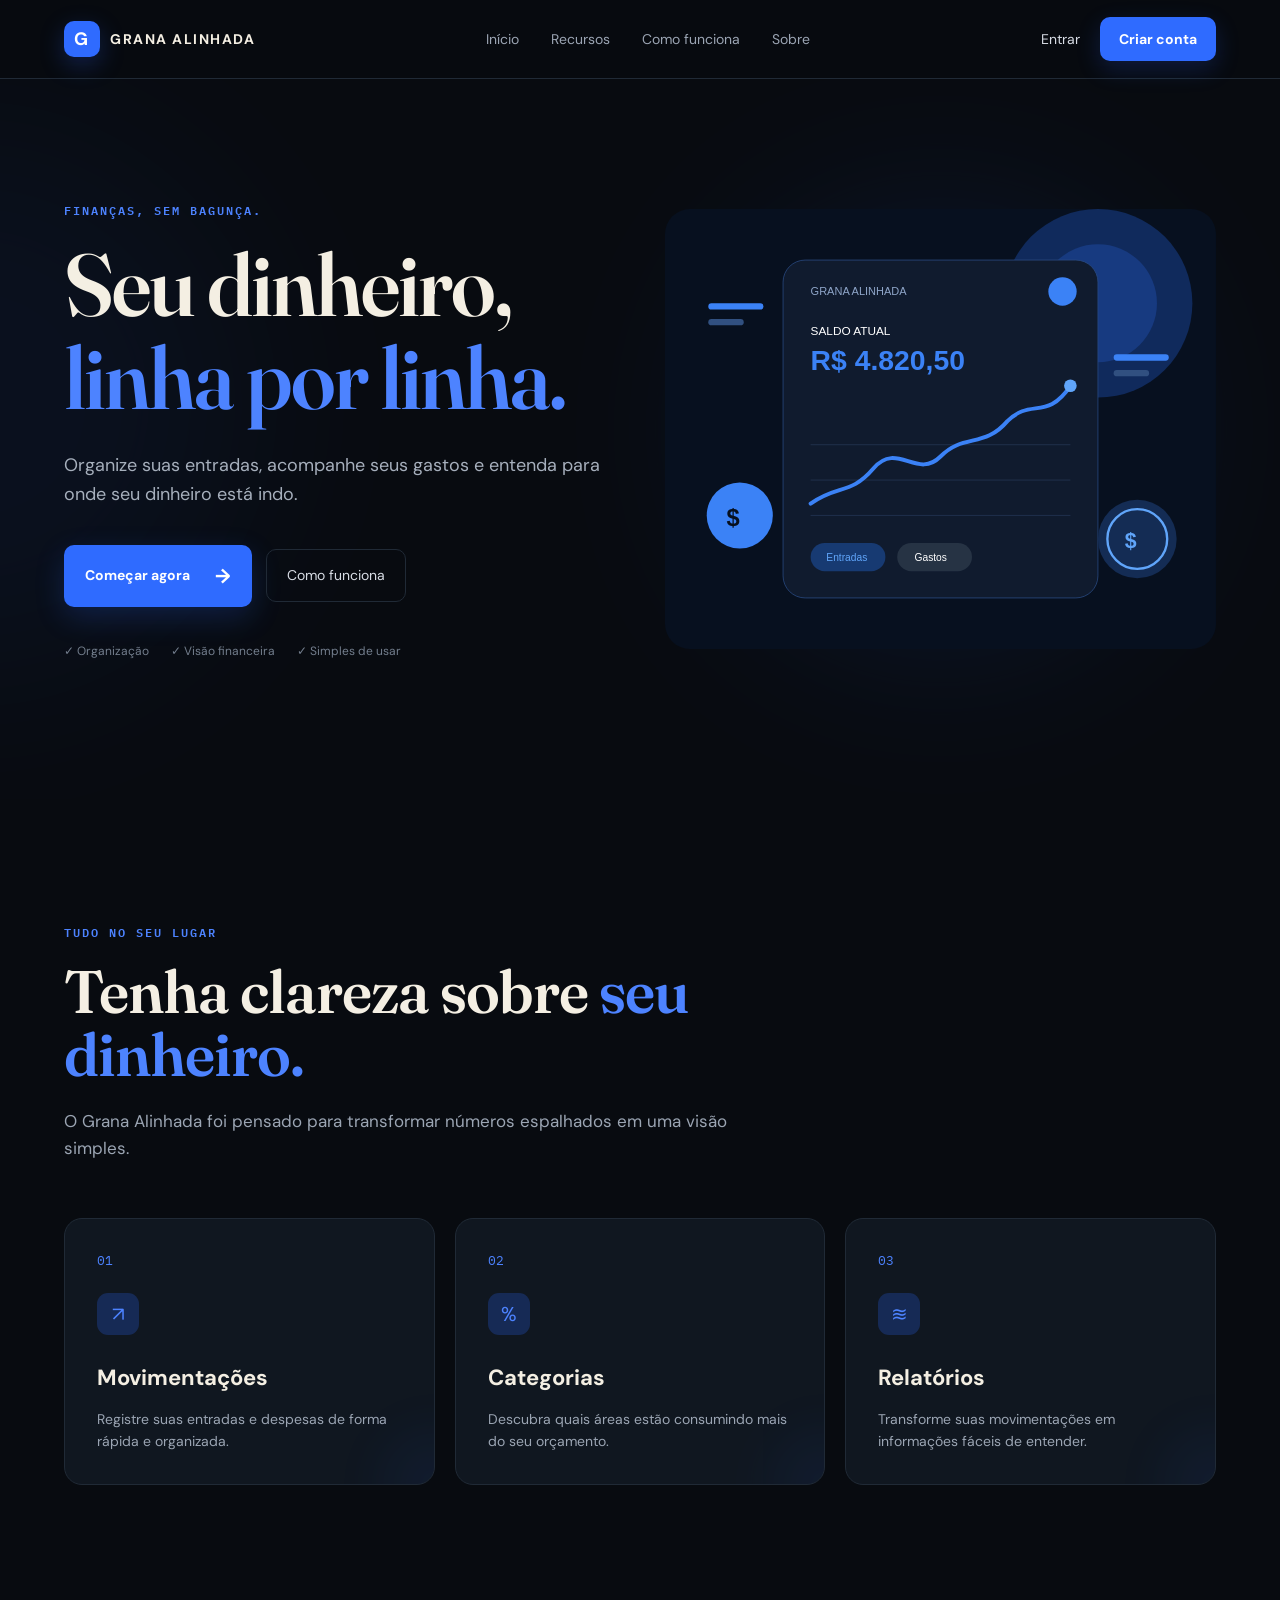
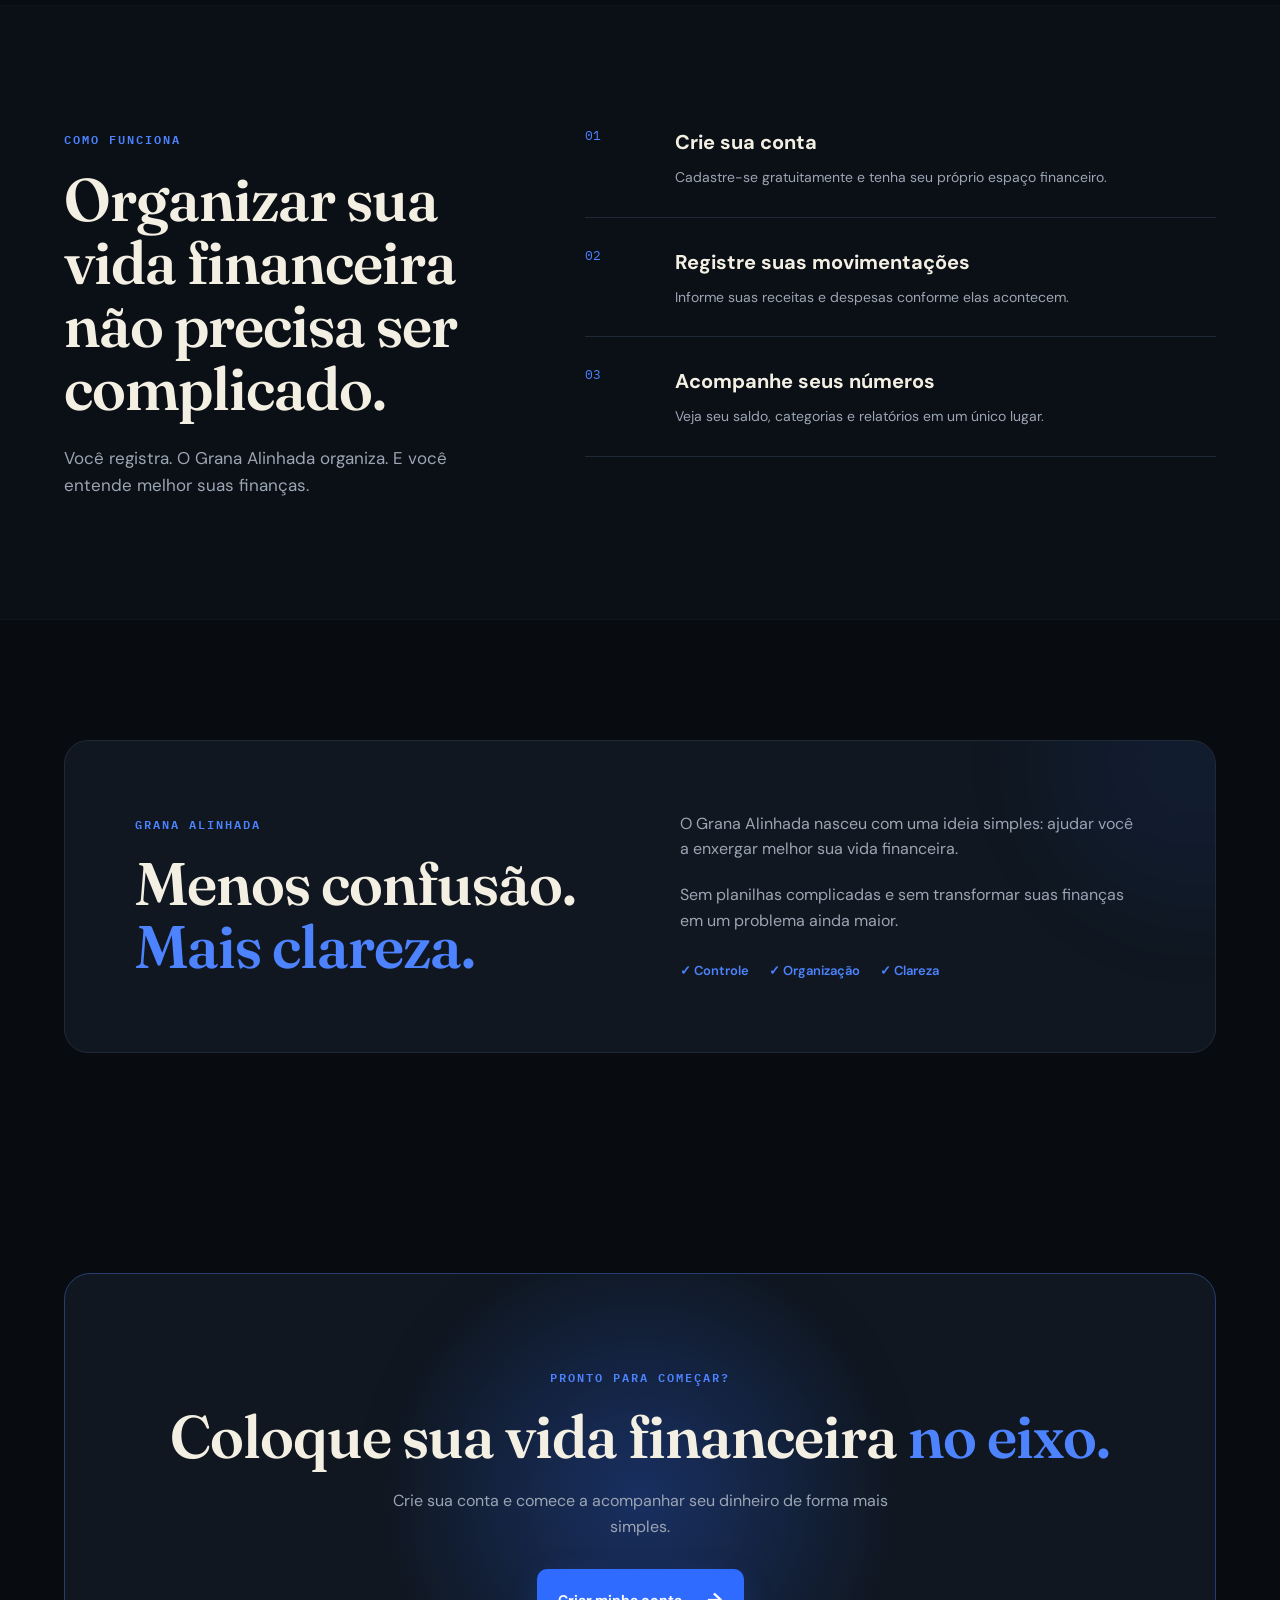
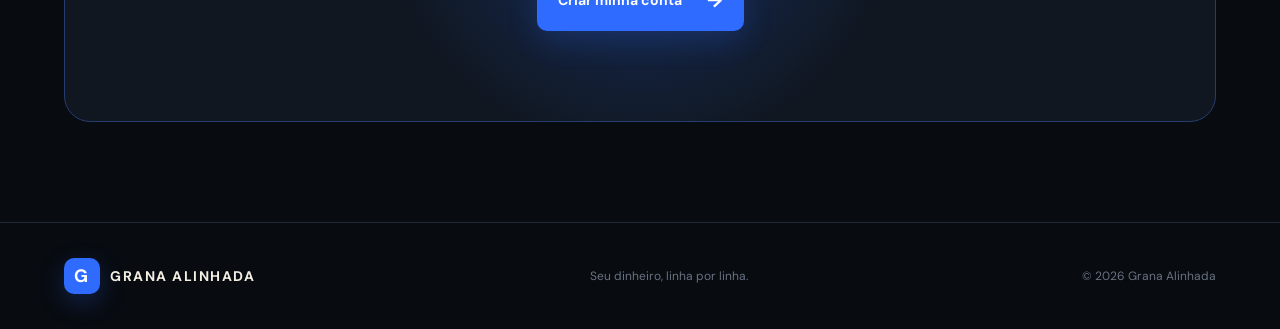
<file: index.html>
<!DOCTYPE html>
<html lang="pt-BR">

<head>
    <meta charset="UTF-8">

    <meta
        name="viewport"
        content="width=device-width, initial-scale=1.0"
    >

    <title>Grana Alinhada — Seu dinheiro, linha por linha.</title>

    <meta
        name="description"
        content="Grana Alinhada: uma forma simples de organizar, acompanhar e entender sua vida financeira."
    >

    <link rel="preconnect" href="https://fonts.googleapis.com">
    <link rel="preconnect" href="https://fonts.gstatic.com" crossorigin>

    <link
        href="https://fonts.googleapis.com/css2?family=DM+Sans:wght@400;500;600;700&family=Fraunces:opsz,wght@9..144,600;9..144,700&family=IBM+Plex+Mono:wght@500;600&display=swap"
        rel="stylesheet"
    >

    <link
        rel="stylesheet"
        href="css/landing.css"
    >
</head>


<body>

    <!-- ==============================
         HEADER
    ============================== -->

    <header class="site-header">

        <div class="container header-content">

            <a
                href="index.html"
                class="brand"
            >
                <span class="brand-mark">
                    G
                </span>

                <span>
                    GRANA ALINHADA
                </span>
            </a>


            <nav class="main-nav">

                <a href="#inicio">
                    Início
                </a>

                <a href="#recursos">
                    Recursos
                </a>

                <a href="#como-funciona">
                    Como funciona
                </a>

                <a href="#sobre">
                    Sobre
                </a>

            </nav>


            <div class="header-actions">

                <a
                    href="login.html"
                    class="login-link"
                >
                    Entrar
                </a>

                <a
                    href="login.html"
                    class="header-button"
                >
                    Criar conta
                </a>

            </div>

        </div>

    </header>



    <!-- ==============================
         CONTEÚDO
    ============================== -->

    <main>


        <!-- ==============================
             HERO
        ============================== -->

        <section
            id="inicio"
            class="hero"
        >

            <div class="container hero-grid">


                <div class="hero-content">

                    <span class="eyebrow">
                        FINANÇAS, SEM BAGUNÇA.
                    </span>


                    <h1>
                        Seu dinheiro,

                        <em>
                            linha por linha.
                        </em>
                    </h1>


                    <p class="hero-description">
                        Organize suas entradas, acompanhe seus gastos
                        e entenda para onde seu dinheiro está indo.
                    </p>


                    <div class="hero-buttons">

                        <a
                            href="login.html"
                            class="primary-button"
                        >
                            Começar agora

                            <span>
                                →
                            </span>
                        </a>


                        <a
                            href="#como-funciona"
                            class="secondary-button"
                        >
                            Como funciona
                        </a>

                    </div>


                    <div class="hero-info">

                        <span>
                            ✓ Organização
                        </span>

                        <span>
                            ✓ Visão financeira
                        </span>

                        <span>
                            ✓ Simples de usar
                        </span>

                    </div>

                </div>



                <div class="hero-image">

                    <div class="image-glow"></div>

                    <img
                        src="img/finance-hero.svg"
                        alt="Ilustração de controle financeiro do Grana Alinhada"
                    >

                </div>

            </div>

        </section>



        <!-- ==============================
             RECURSOS
        ============================== -->

        <section
            id="recursos"
            class="section"
        >

            <div class="container">

                <div class="section-heading">

                    <span class="eyebrow">
                        TUDO NO SEU LUGAR
                    </span>

                    <h2>
                        Tenha clareza sobre
                        <em>seu dinheiro.</em>
                    </h2>

                    <p>
                        O Grana Alinhada foi pensado para transformar
                        números espalhados em uma visão simples.
                    </p>

                </div>



                <div class="features">


                    <article class="feature-card">

                        <div class="feature-number">
                            01
                        </div>

                        <div class="feature-icon">
                            ↗
                        </div>

                        <h3>
                            Movimentações
                        </h3>

                        <p>
                            Registre suas entradas e despesas
                            de forma rápida e organizada.
                        </p>

                    </article>



                    <article class="feature-card">

                        <div class="feature-number">
                            02
                        </div>

                        <div class="feature-icon">
                            %
                        </div>

                        <h3>
                            Categorias
                        </h3>

                        <p>
                            Descubra quais áreas estão consumindo
                            mais do seu orçamento.
                        </p>

                    </article>



                    <article class="feature-card">

                        <div class="feature-number">
                            03
                        </div>

                        <div class="feature-icon">
                            ≋
                        </div>

                        <h3>
                            Relatórios
                        </h3>

                        <p>
                            Transforme suas movimentações em
                            informações fáceis de entender.
                        </p>

                    </article>


                </div>

            </div>

        </section>



        <!-- ==============================
             COMO FUNCIONA
        ============================== -->

        <section
            id="como-funciona"
            class="section how-section"
        >

            <div class="container how-grid">


                <div>

                    <span class="eyebrow">
                        COMO FUNCIONA
                    </span>

                    <h2>
                        Organizar sua vida financeira
                        não precisa ser complicado.
                    </h2>

                    <p>
                        Você registra. O Grana Alinhada organiza.
                        E você entende melhor suas finanças.
                    </p>

                </div>



                <div class="steps">


                    <div class="step">

                        <span>
                            01
                        </span>

                        <div>

                            <h3>
                                Crie sua conta
                            </h3>

                            <p>
                                Cadastre-se gratuitamente e tenha
                                seu próprio espaço financeiro.
                            </p>

                        </div>

                    </div>



                    <div class="step">

                        <span>
                            02
                        </span>

                        <div>

                            <h3>
                                Registre suas movimentações
                            </h3>

                            <p>
                                Informe suas receitas e despesas
                                conforme elas acontecem.
                            </p>

                        </div>

                    </div>



                    <div class="step">

                        <span>
                            03
                        </span>

                        <div>

                            <h3>
                                Acompanhe seus números
                            </h3>

                            <p>
                                Veja seu saldo, categorias e
                                relatórios em um único lugar.
                            </p>

                        </div>

                    </div>


                </div>

            </div>

        </section>



        <!-- ==============================
             SOBRE
        ============================== -->

        <section
            id="sobre"
            class="section about-section"
        >

            <div class="container about-box">


                <div>

                    <span class="eyebrow">
                        GRANA ALINHADA
                    </span>

                    <h2>
                        Menos confusão.
                        <em>Mais clareza.</em>
                    </h2>

                </div>



                <div>

                    <p>
                        O Grana Alinhada nasceu com uma ideia simples:
                        ajudar você a enxergar melhor sua vida financeira.
                    </p>

                    <p>
                        Sem planilhas complicadas e sem transformar
                        suas finanças em um problema ainda maior.
                    </p>

                    <div class="about-points">

                        <span>
                            ✓ Controle
                        </span>

                        <span>
                            ✓ Organização
                        </span>

                        <span>
                            ✓ Clareza
                        </span>

                    </div>

                </div>


            </div>

        </section>



        <!-- ==============================
             CTA
        ============================== -->

        <section class="cta-section">

            <div class="container cta-box">

                <span class="eyebrow">
                    PRONTO PARA COMEÇAR?
                </span>

                <h2>
                    Coloque sua vida financeira
                    <em>no eixo.</em>
                </h2>

                <p>
                    Crie sua conta e comece a acompanhar
                    seu dinheiro de forma mais simples.
                </p>

                <a
                    href="login.html"
                    class="primary-button"
                >
                    Criar minha conta

                    <span>
                        →
                    </span>
                </a>

            </div>

        </section>


    </main>



    <!-- ==============================
         FOOTER
    ============================== -->

    <footer class="site-footer">

        <div class="container footer-content">

            <div class="brand">

                <span class="brand-mark">
                    G
                </span>

                GRANA ALINHADA

            </div>


            <p>
                Seu dinheiro, linha por linha.
            </p>


            <span class="footer-copy">
                © 2026 Grana Alinhada
            </span>

        </div>

    </footer>


</body>

</html>
</file>
<file: css/landing.css>
/* =========================================
   GRANA ALINHADA
   IDENTIDADE: PRETO + AZUL + BEGE
========================================= */


/* =========================================
   RESET
========================================= */

* {
    margin: 0;
    padding: 0;
    box-sizing: border-box;
}


html {
    scroll-behavior: smooth;
}


body {
    background: #080B10;
    color: #F4EFE3;

    font-family: "DM Sans", sans-serif;

    line-height: 1.6;

    overflow-x: hidden;
}


a {
    color: inherit;
    text-decoration: none;
}


button,
input {
    font-family: inherit;
}


.container {
    width: min(1180px, 90%);
    margin: 0 auto;
}


/* =========================================
   CORES
========================================= */

:root {

    --bg: #080B10;

    --bg-soft: #0C1118;

    --card: #101720;

    --card-hover: #131D29;

    --blue: #2F6BFF;

    --blue-light: #4D83FF;

    --blue-soft: #162A55;

    --beige: #F4EFE3;

    --text: #F4EFE3;

    --muted: #9BA5B3;

    --muted-dark: #687281;

    --border: #202A36;

    --border-blue: #284B91;
}


/* =========================================
   HEADER
========================================= */

.site-header {

    position: sticky;

    top: 0;

    z-index: 100;

    background: rgba(8, 11, 16, 0.90);

    backdrop-filter: blur(18px);

    border-bottom: 1px solid var(--border);
}


.header-content {

    min-height: 78px;

    display: flex;

    align-items: center;

    justify-content: space-between;

    gap: 30px;
}


.brand {

    display: flex;

    align-items: center;

    gap: 10px;

    font-size: 14px;

    font-weight: 700;

    letter-spacing: 1.5px;
}


.brand-mark {

    width: 36px;

    height: 36px;

    display: flex;

    align-items: center;

    justify-content: center;

    border-radius: 10px;

    background: var(--blue);

    color: white;

    font-weight: 700;

    font-size: 18px;

    box-shadow: 0 8px 25px rgba(47, 107, 255, 0.25);
}


.main-nav {

    display: flex;

    align-items: center;

    gap: 32px;
}


.main-nav a {

    color: var(--muted);

    font-size: 14px;

    transition: 0.25s ease;
}


.main-nav a:hover {

    color: var(--beige);
}


.header-actions {

    display: flex;

    align-items: center;

    gap: 20px;
}


.login-link {

    font-size: 14px;

    color: #D7DCE4;

    transition: 0.2s ease;
}


.login-link:hover {

    color: var(--blue-light);
}


.header-button {

    background: var(--blue);

    color: white;

    padding: 11px 19px;

    border-radius: 10px;

    font-size: 14px;

    font-weight: 700;

    transition: 0.25s ease;

    box-shadow: 0 8px 25px rgba(47, 107, 255, 0.20);
}


.header-button:hover {

    background: var(--blue-light);

    transform: translateY(-2px);
}


/* =========================================
   TEXTOS
========================================= */

.eyebrow {

    display: inline-block;

    color: var(--blue-light);

    font-family: "IBM Plex Mono", monospace;

    font-size: 12px;

    font-weight: 600;

    letter-spacing: 2px;

    margin-bottom: 18px;
}


h1,
h2 {

    font-family: "Fraunces", serif;

    line-height: 1.05;

    font-weight: 600;
}


h1 {

    font-size: clamp(52px, 7vw, 88px);

    letter-spacing: -2px;
}


h1 em,
h2 em {

    color: var(--blue-light);

    font-style: normal;
}


h2 {

    font-size: clamp(38px, 5vw, 60px);

    letter-spacing: -1px;
}


p {

    color: var(--muted);
}


/* =========================================
   HERO
========================================= */

.hero {

    min-height: 720px;

    display: flex;

    align-items: center;

    padding: 85px 0 105px;

    overflow: hidden;

    position: relative;
}


.hero::before {

    content: "";

    position: absolute;

    width: 550px;

    height: 550px;

    left: -300px;

    top: 50px;

    background: var(--blue);

    opacity: 0.06;

    filter: blur(100px);

    border-radius: 50%;
}


.hero-grid {

    display: grid;

    grid-template-columns: 1fr 1fr;

    align-items: center;

    gap: 50px;
}


.hero-content {

    position: relative;

    z-index: 2;
}


.hero-description {

    max-width: 570px;

    margin-top: 28px;

    font-size: 18px;

    color: #A6AFBC;
}


.hero-buttons {

    display: flex;

    align-items: center;

    gap: 14px;

    margin-top: 36px;
}


.primary-button {

    display: inline-flex;

    align-items: center;

    justify-content: center;

    gap: 25px;

    padding: 15px 21px;

    background: var(--blue);

    color: white;

    border-radius: 10px;

    font-size: 14px;

    font-weight: 700;

    transition: 0.25s ease;

    box-shadow: 0 10px 30px rgba(47, 107, 255, 0.20);
}


.primary-button:hover {

    background: var(--blue-light);

    transform: translateY(-3px);

    box-shadow: 0 14px 35px rgba(47, 107, 255, 0.28);
}


.primary-button span {

    font-size: 20px;
}


.secondary-button {

    padding: 14px 20px;

    border: 1px solid var(--border);

    border-radius: 10px;

    color: #D8DDE5;

    font-size: 14px;

    transition: 0.25s ease;
}


.secondary-button:hover {

    border-color: var(--blue);

    color: white;

    background: rgba(47, 107, 255, 0.05);
}


.hero-info {

    display: flex;

    gap: 22px;

    margin-top: 35px;

    flex-wrap: wrap;
}


.hero-info span {

    color: #737E8D;

    font-size: 12px;
}


.hero-image {

    position: relative;

    display: flex;

    justify-content: center;

    align-items: center;
}


.hero-image img {

    width: 100%;

    max-width: 650px;

    position: relative;

    z-index: 2;

    animation: floatImage 5s ease-in-out infinite;
}


.image-glow {

    position: absolute;

    width: 360px;

    height: 360px;

    background: var(--blue);

    filter: blur(110px);

    opacity: 0.18;

    border-radius: 50%;
}


@keyframes floatImage {

    0%,
    100% {

        transform: translateY(0);

    }

    50% {

        transform: translateY(-10px);

    }

}


/* =========================================
   SEÇÕES
========================================= */

.section {

    padding: 120px 0;
}


.section-heading {

    max-width: 720px;

    margin-bottom: 55px;
}


.section-heading p {

    margin-top: 22px;

    font-size: 17px;
}


/* =========================================
   RECURSOS
========================================= */

.features {

    display: grid;

    grid-template-columns: repeat(3, 1fr);

    gap: 20px;
}


.feature-card {

    padding: 32px;

    background: var(--card);

    border: 1px solid var(--border);

    border-radius: 18px;

    transition: 0.3s ease;

    position: relative;

    overflow: hidden;
}


.feature-card::after {

    content: "";

    position: absolute;

    width: 100px;

    height: 100px;

    right: -50px;

    bottom: -50px;

    background: var(--blue);

    opacity: 0.07;

    filter: blur(30px);

    border-radius: 50%;
}


.feature-card:hover {

    transform: translateY(-6px);

    border-color: var(--border-blue);

    background: var(--card-hover);

    box-shadow: 0 20px 50px rgba(0, 0, 0, 0.20);
}


.feature-number {

    color: var(--blue-light);

    font-family: "IBM Plex Mono", monospace;

    font-size: 13px;

    margin-bottom: 22px;
}


.feature-icon {

    width: 42px;

    height: 42px;

    display: flex;

    align-items: center;

    justify-content: center;

    border-radius: 11px;

    background: var(--blue-soft);

    color: var(--blue-light);

    font-size: 20px;

    margin-bottom: 25px;
}


.feature-card h3 {

    font-size: 22px;

    margin-bottom: 12px;
}


.feature-card p {

    font-size: 14px;
}


/* =========================================
   COMO FUNCIONA
========================================= */

.how-section {

    background: #0B1017;

    border-top: 1px solid rgba(255, 255, 255, 0.02);

    border-bottom: 1px solid rgba(255, 255, 255, 0.02);
}


.how-grid {

    display: grid;

    grid-template-columns: 0.8fr 1.2fr;

    gap: 100px;

    align-items: start;
}


.how-grid > div:first-child p {

    margin-top: 25px;

    font-size: 17px;
}


.steps {

    display: flex;

    flex-direction: column;
}


.step {

    display: grid;

    grid-template-columns: 70px 1fr;

    gap: 20px;

    padding: 28px 0;

    border-bottom: 1px solid var(--border);
}


.step:first-child {

    padding-top: 0;
}


.step > span {

    color: var(--blue-light);

    font-family: "IBM Plex Mono", monospace;

    font-size: 13px;
}


.step h3 {

    margin-bottom: 8px;

    font-size: 20px;
}


.step p {

    font-size: 14px;
}


/* =========================================
   SOBRE
========================================= */

.about-box {

    display: grid;

    grid-template-columns: 1fr 1fr;

    gap: 80px;

    padding: 70px;

    background: var(--card);

    border: 1px solid var(--border);

    border-radius: 24px;

    position: relative;

    overflow: hidden;
}


.about-box::before {

    content: "";

    position: absolute;

    width: 280px;

    height: 280px;

    right: -120px;

    top: -120px;

    background: var(--blue);

    opacity: 0.07;

    filter: blur(60px);

    border-radius: 50%;
}


.about-box p {

    margin-bottom: 20px;

    font-size: 16px;
}


.about-points {

    display: flex;

    gap: 20px;

    flex-wrap: wrap;

    margin-top: 28px;
}


.about-points span {

    color: var(--blue-light);

    font-size: 13px;

    font-weight: 600;
}


/* =========================================
   CTA
========================================= */

.cta-section {

    padding: 100px 0;
}


.cta-box {

    text-align: center;

    padding: 90px 30px;

    background:
        radial-gradient(
            circle at center,
            #172C57 0%,
            #101720 42%,
            #101720 100%
        );

    border: 1px solid #263D70;

    border-radius: 26px;

    position: relative;

    overflow: hidden;
}


.cta-box::before {

    content: "";

    position: absolute;

    width: 300px;

    height: 300px;

    background: var(--blue);

    opacity: 0.08;

    filter: blur(100px);

    border-radius: 50%;

    left: 50%;

    top: 50%;

    transform: translate(-50%, -50%);
}


.cta-box > * {

    position: relative;

    z-index: 2;
}


.cta-box p {

    max-width: 550px;

    margin: 20px auto 30px;
}


/* =========================================
   FOOTER
========================================= */

.site-footer {

    border-top: 1px solid var(--border);

    padding: 35px 0;
}


.footer-content {

    display: flex;

    align-items: center;

    justify-content: space-between;

    gap: 20px;
}


.footer-content p,
.footer-copy {

    font-size: 12px;

    color: var(--muted-dark);
}


/* =========================================
   RESPONSIVO
========================================= */

@media (max-width: 900px) {

    .main-nav {

        display: none;
    }


    .hero {

        padding-top: 60px;
    }


    .hero-grid {

        grid-template-columns: 1fr;
    }


    .hero-content {

        text-align: center;
    }


    .hero-description {

        margin-left: auto;

        margin-right: auto;
    }


    .hero-buttons,
    .hero-info {

        justify-content: center;
    }


    .hero-image {

        margin-top: 30px;
    }


    .features {

        grid-template-columns: 1fr;
    }


    .how-grid {

        grid-template-columns: 1fr;

        gap: 60px;
    }


    .about-box {

        grid-template-columns: 1fr;

        gap: 35px;

        padding: 45px 30px;
    }

}


@media (max-width: 600px) {

    .header-content {

        min-height: 68px;
    }


    .brand {

        font-size: 12px;
    }


    .header-actions {

        gap: 10px;
    }


    .login-link {

        display: none;
    }


    .header-button {

        padding: 9px 13px;

        font-size: 12px;
    }


    .hero {

        padding: 60px 0 70px;
    }


    h1 {

        font-size: 48px;
    }


    h2 {

        font-size: 38px;
    }


    .hero-buttons {

        flex-direction: column;
    }


    .primary-button,
    .secondary-button {

        width: 100%;

        justify-content: center;
    }


    /* Mantém o ajuste que você já tinha feito */

    .hero-image img {

        width: 110%;

        max-width: none;
    }


    .section {

        padding: 80px 0;
    }


    .cta-box {

        padding: 65px 20px;
    }


    .footer-content {

        flex-direction: column;

        text-align: center;
    }

}


/* =========================================
   ACESSIBILIDADE
========================================= */

@media (prefers-reduced-motion: reduce) {

    html {

        scroll-behavior: auto;
    }


    .hero-image img {

        animation: none;
    }


    * {

        transition-duration: 0.01ms !important;
    }

}
</file>
